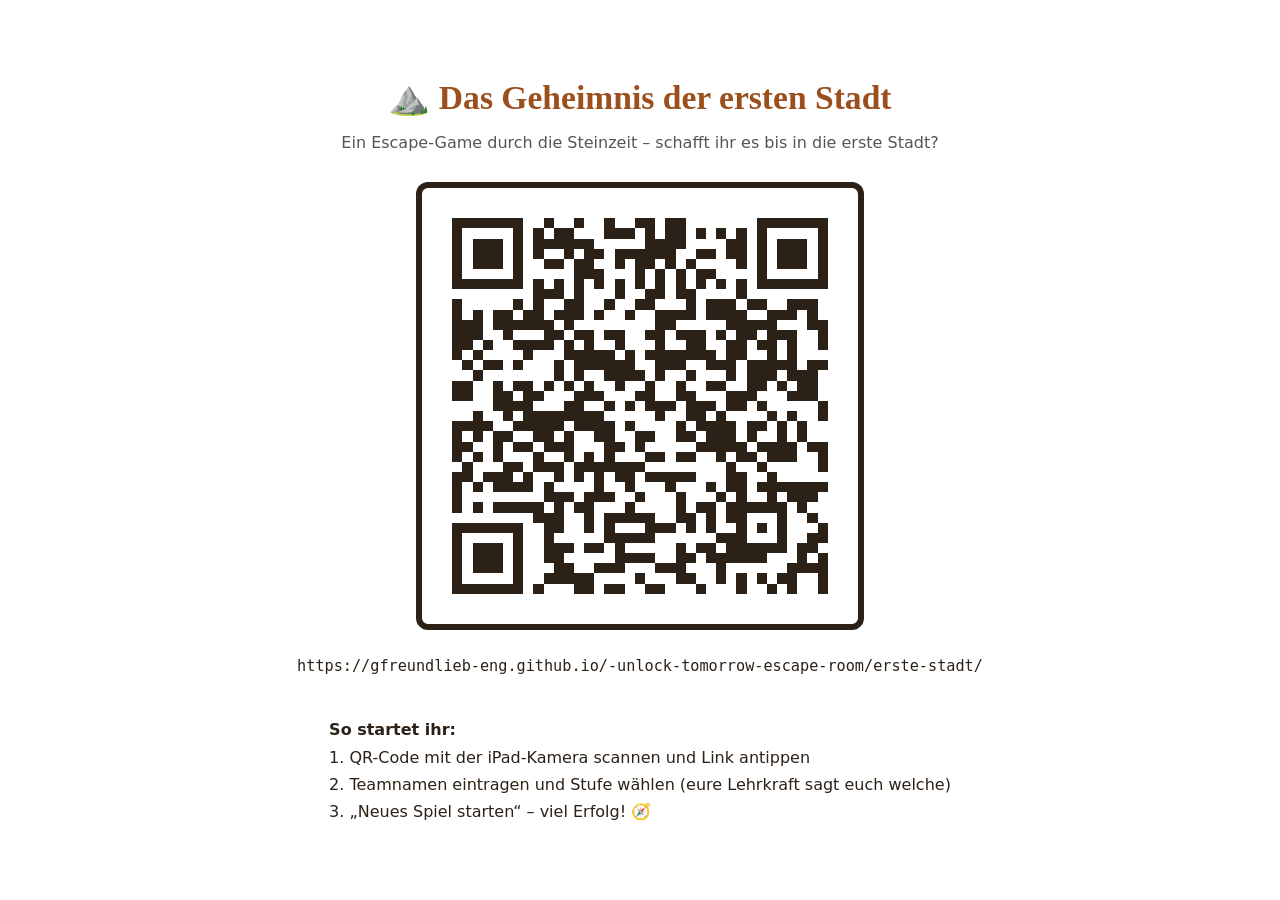
<file: erste-stadt/aushang.html>
<!doctype html>
<html lang="de"><head><meta charset="utf-8"><meta name="viewport" content="width=device-width, initial-scale=1">
<title>Aushang – Das Geheimnis der ersten Stadt</title>
<style>
  body { font-family: system-ui, sans-serif; color:#2c2116; background:#fff; margin:0; display:grid; place-items:center; min-height:100vh; }
  .sheet { width: 19cm; max-width: 94vw; text-align:center; padding: 1.2cm 16px; }
  h1 { font-family: Georgia, serif; color:#9a4f1c; font-size: 2.1rem; margin:.2rem 0; }
  .sub { color:#555; margin-bottom: .8cm; }
  img { width: 11cm; max-width: 80vw; image-rendering: pixelated; border: 6px solid #2c2116; border-radius: 12px; padding: 10px; }
  .url { font-family: ui-monospace, Menlo, monospace; font-size: .95rem; margin-top:.6cm; word-break: break-all; }
  .steps { text-align:left; display:inline-block; margin-top:.7cm; line-height:1.7; }
  @media print { .sheet { width:auto } }
</style></head><body><div class="sheet">
  <h1>⛰️ Das Geheimnis der ersten Stadt</h1>
  <p class="sub">Ein Escape-Game durch die Steinzeit – schafft ihr es bis in die erste Stadt?</p>
  <img src="[data-uri]" alt="QR-Code zum Spiel">
  <p class="url">https://gfreundlieb-eng.github.io/-unlock-tomorrow-escape-room/erste-stadt/</p>
  <div class="steps"><b>So startet ihr:</b><br>
  1. QR-Code mit der iPad-Kamera scannen und Link antippen<br>
  2. Teamnamen eintragen und Stufe wählen (eure Lehrkraft sagt euch welche)<br>
  3. „Neues Spiel starten“ – viel Erfolg! 🧭</div>
</div></body></html>
</file>
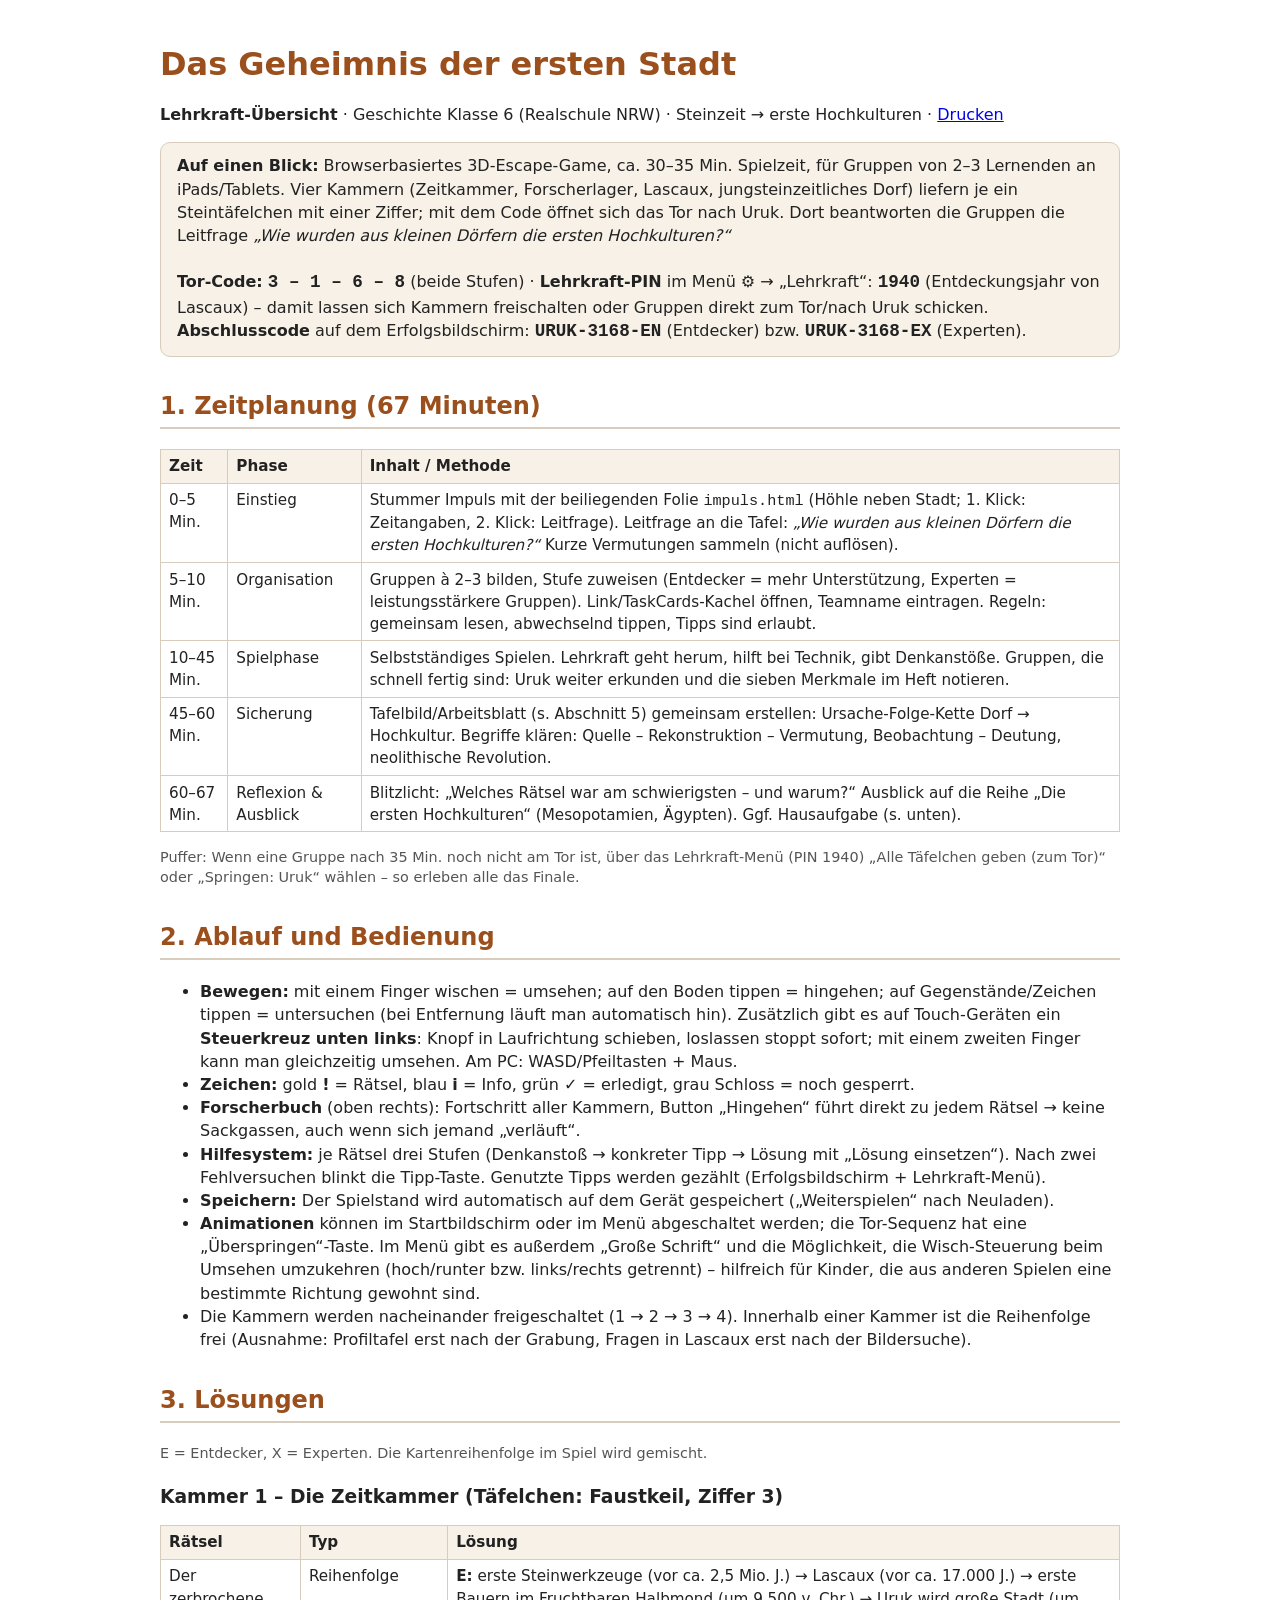
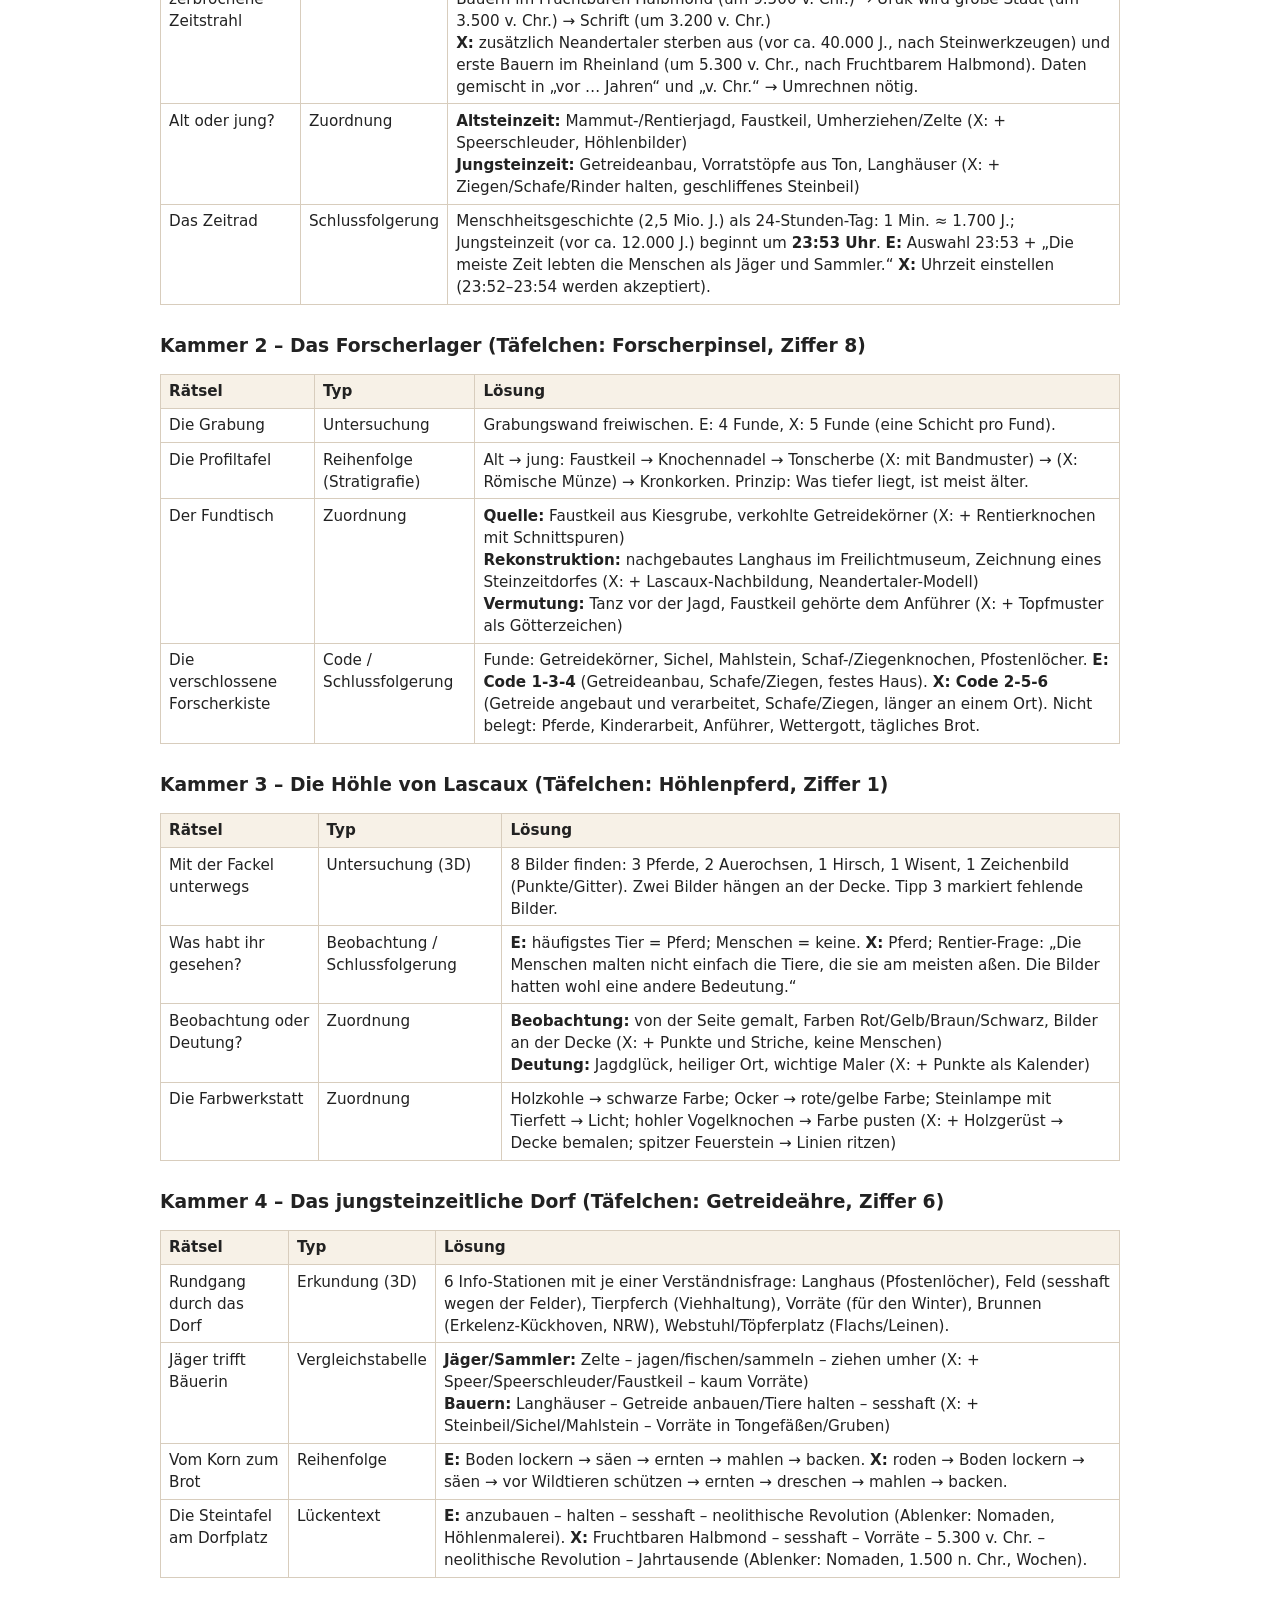
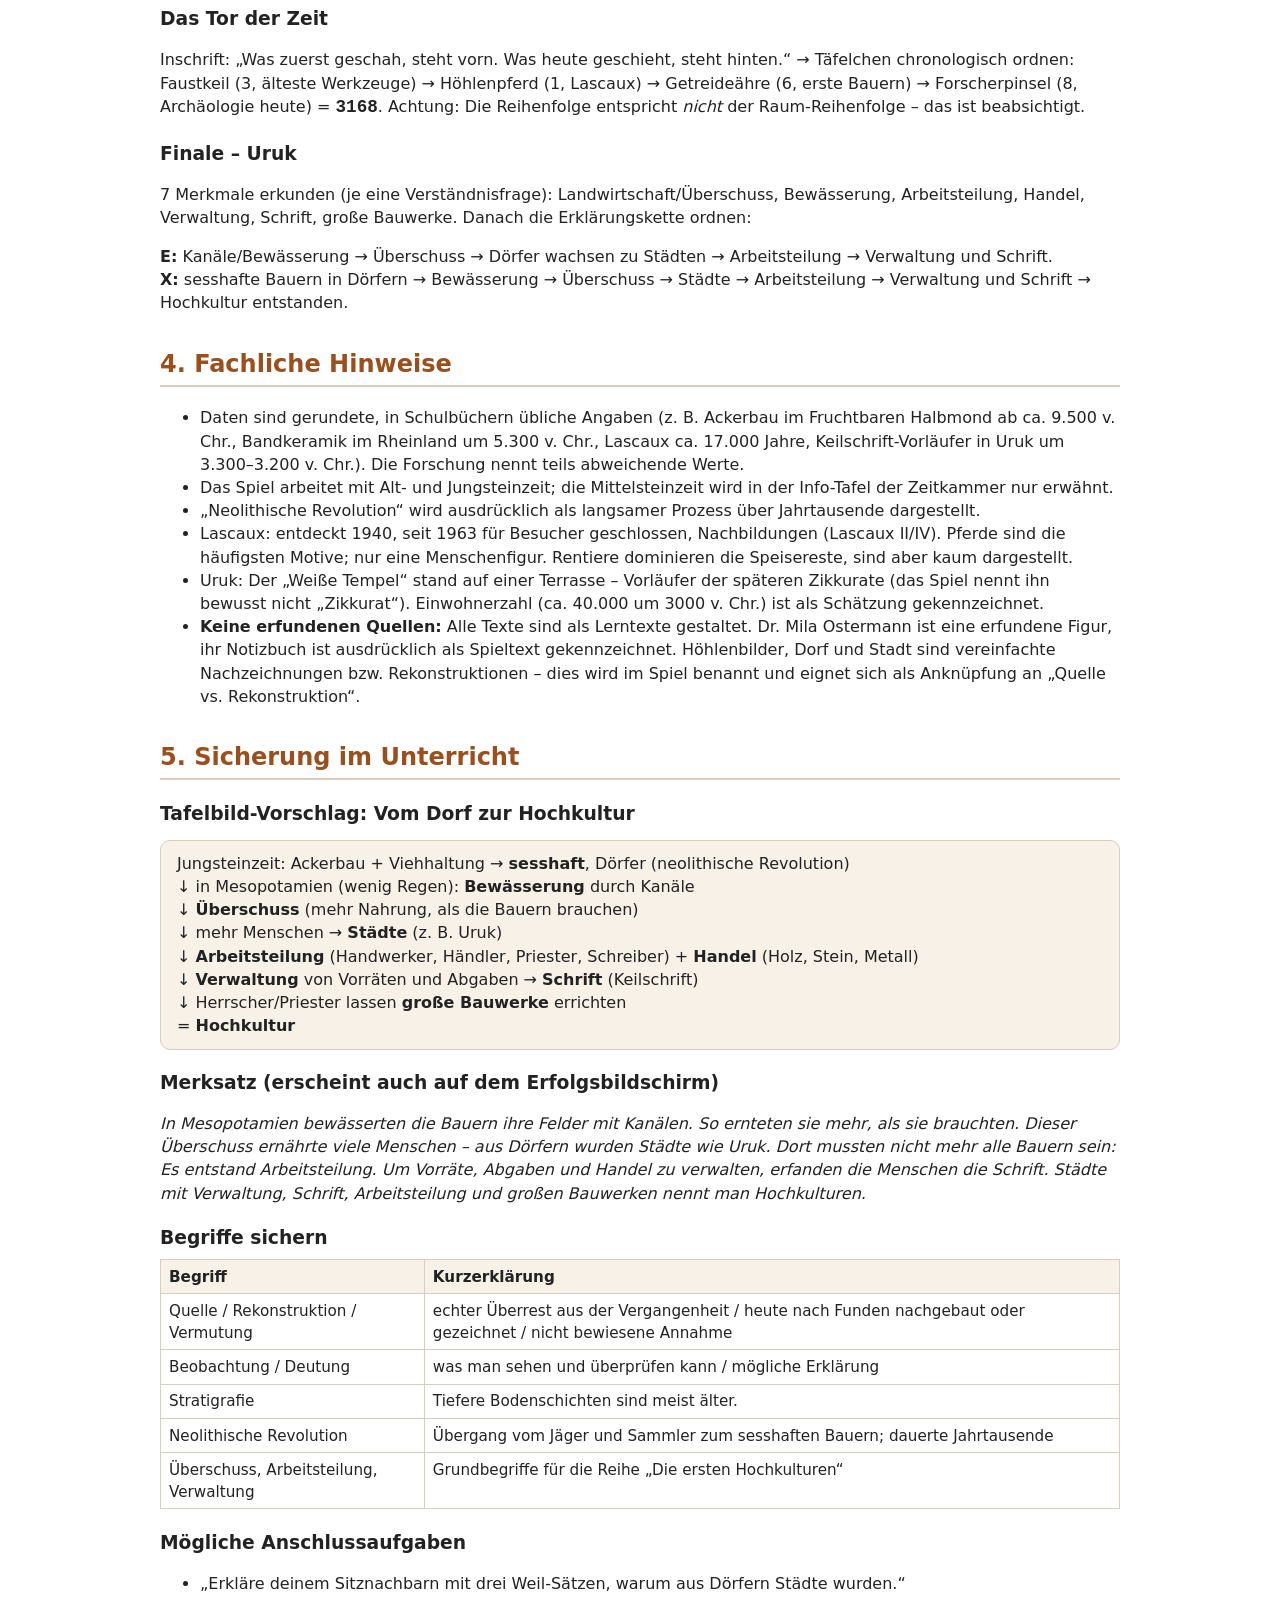
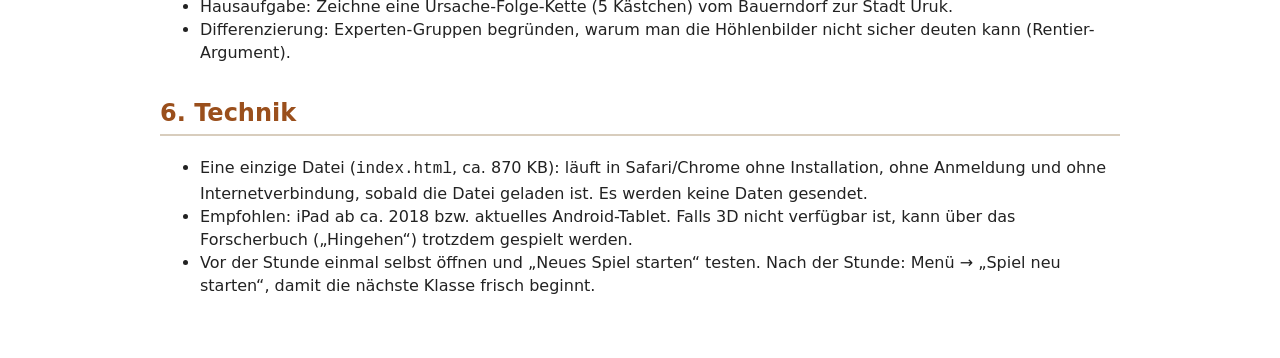
<file: erste-stadt/lehrkraft.html>
<!doctype html>
<html lang="de">
<head>
<meta charset="utf-8">
<meta name="viewport" content="width=device-width, initial-scale=1">
<title>Lehrkraft-Übersicht – Das Geheimnis der ersten Stadt</title>
<style>
  :root { --ink:#222; --muted:#555; --acc:#9a4f1c; --bg:#fff; --line:#d8cdbd; --soft:#f7f1e7; }
  @media (prefers-color-scheme: dark) { :root:not([data-theme="light"]) { --ink:#eee; --muted:#bbb; --acc:#f0a86a; --bg:#1b1713; --line:#4a3f33; --soft:#2a231c; } }
  body { font-family: system-ui, -apple-system, "Segoe UI", sans-serif; color: var(--ink); background: var(--bg); max-width: 960px; margin: 0 auto; padding: 1.2rem 16px 3rem; line-height: 1.45; font-size: 16px; }
  h1 { color: var(--acc); margin-bottom: .2rem; } h2 { color: var(--acc); border-bottom: 2px solid var(--line); padding-bottom: .2rem; margin-top: 2rem; }
  h3 { margin: 1.2rem 0 .4rem; }
  table { border-collapse: collapse; width: 100%; margin: .5rem 0; font-size: .95rem; }
  th, td { border: 1px solid var(--line); padding: .35rem .5rem; vertical-align: top; text-align: left; }
  th { background: var(--soft); }
  .box { background: var(--soft); border: 1px solid var(--line); border-radius: 10px; padding: .7rem 1rem; margin: .8rem 0; }
  .code { font-family: ui-monospace, Menlo, monospace; font-weight: 700; font-size: 1.1em; }
  .small { color: var(--muted); font-size: .9rem; }
  .wrap { overflow-x: auto; }
  @media print { body { font-size: 11pt; max-width: none; } h2 { break-after: avoid; } table { break-inside: auto; } tr { break-inside: avoid; } .noprint { display: none; } }
</style>
</head>
<body>
<h1>Das Geheimnis der ersten Stadt</h1>
<p><b>Lehrkraft-Übersicht</b> · Geschichte Klasse 6 (Realschule NRW) · Steinzeit → erste Hochkulturen · <span class="noprint"><a href="javascript:print()">Drucken</a></span></p>

<div class="box">
  <b>Auf einen Blick:</b> Browserbasiertes 3D-Escape-Game, ca. 30–35 Min. Spielzeit, für Gruppen von 2–3 Lernenden an iPads/Tablets. Vier Kammern (Zeitkammer, Forscherlager, Lascaux, jungsteinzeitliches Dorf) liefern je ein Steintäfelchen mit einer Ziffer; mit dem Code öffnet sich das Tor nach Uruk. Dort beantworten die Gruppen die Leitfrage <i>„Wie wurden aus kleinen Dörfern die ersten Hochkulturen?“</i>
  <br><br>
  <b>Tor-Code:</b> <span class="code">3 – 1 – 6 – 8</span> (beide Stufen) · <b>Lehrkraft-PIN</b> im Menü ⚙️ → „Lehrkraft“: <span class="code">1940</span> (Entdeckungsjahr von Lascaux) – damit lassen sich Kammern freischalten oder Gruppen direkt zum Tor/nach Uruk schicken.
  <br><b>Abschlusscode</b> auf dem Erfolgsbildschirm: <span class="code">URUK-3168-EN</span> (Entdecker) bzw. <span class="code">URUK-3168-EX</span> (Experten).
</div>

<h2>1. Zeitplanung (67 Minuten)</h2>
<table>
<tr><th>Zeit</th><th>Phase</th><th>Inhalt / Methode</th></tr>
<tr><td>0–5 Min.</td><td>Einstieg</td><td>Stummer Impuls mit der beiliegenden Folie <code>impuls.html</code> (Höhle neben Stadt; 1. Klick: Zeitangaben, 2. Klick: Leitfrage). Leitfrage an die Tafel: <i>„Wie wurden aus kleinen Dörfern die ersten Hochkulturen?“</i> Kurze Vermutungen sammeln (nicht auflösen).</td></tr>
<tr><td>5–10 Min.</td><td>Organisation</td><td>Gruppen à 2–3 bilden, Stufe zuweisen (Entdecker = mehr Unterstützung, Experten = leistungsstärkere Gruppen). Link/TaskCards-Kachel öffnen, Teamname eintragen. Regeln: gemeinsam lesen, abwechselnd tippen, Tipps sind erlaubt.</td></tr>
<tr><td>10–45 Min.</td><td>Spielphase</td><td>Selbstständiges Spielen. Lehrkraft geht herum, hilft bei Technik, gibt Denkanstöße. Gruppen, die schnell fertig sind: Uruk weiter erkunden und die sieben Merkmale im Heft notieren.</td></tr>
<tr><td>45–60 Min.</td><td>Sicherung</td><td>Tafelbild/Arbeitsblatt (s. Abschnitt 5) gemeinsam erstellen: Ursache-Folge-Kette Dorf → Hochkultur. Begriffe klären: Quelle – Rekonstruktion – Vermutung, Beobachtung – Deutung, neolithische Revolution.</td></tr>
<tr><td>60–67 Min.</td><td>Reflexion & Ausblick</td><td>Blitzlicht: „Welches Rätsel war am schwierigsten – und warum?“ Ausblick auf die Reihe „Die ersten Hochkulturen“ (Mesopotamien, Ägypten). Ggf. Hausaufgabe (s. unten).</td></tr>
</table>
<p class="small">Puffer: Wenn eine Gruppe nach 35 Min. noch nicht am Tor ist, über das Lehrkraft-Menü (PIN 1940) „Alle Täfelchen geben (zum Tor)“ oder „Springen: Uruk“ wählen – so erleben alle das Finale.</p>

<h2>2. Ablauf und Bedienung</h2>
<ul>
  <li><b>Bewegen:</b> mit einem Finger wischen = umsehen; auf den Boden tippen = hingehen; auf Gegenstände/Zeichen tippen = untersuchen (bei Entfernung läuft man automatisch hin). Zusätzlich gibt es auf Touch-Geräten ein <b>Steuerkreuz unten links</b>: Knopf in Laufrichtung schieben, loslassen stoppt sofort; mit einem zweiten Finger kann man gleichzeitig umsehen. Am PC: WASD/Pfeiltasten + Maus.</li>
  <li><b>Zeichen:</b> gold <b>!</b> = Rätsel, blau <b>i</b> = Info, grün <b>✓</b> = erledigt, grau Schloss = noch gesperrt.</li>
  <li><b>Forscherbuch</b> (oben rechts): Fortschritt aller Kammern, Button „Hingehen“ führt direkt zu jedem Rätsel → keine Sackgassen, auch wenn sich jemand „verläuft“.</li>
  <li><b>Hilfesystem:</b> je Rätsel drei Stufen (Denkanstoß → konkreter Tipp → Lösung mit „Lösung einsetzen“). Nach zwei Fehlversuchen blinkt die Tipp-Taste. Genutzte Tipps werden gezählt (Erfolgsbildschirm + Lehrkraft-Menü).</li>
  <li><b>Speichern:</b> Der Spielstand wird automatisch auf dem Gerät gespeichert („Weiterspielen“ nach Neuladen).</li>
  <li><b>Animationen</b> können im Startbildschirm oder im Menü abgeschaltet werden; die Tor-Sequenz hat eine „Überspringen“-Taste. Im Menü gibt es außerdem „Große Schrift“ und die Möglichkeit, die Wisch-Steuerung beim Umsehen umzukehren (hoch/runter bzw. links/rechts getrennt) – hilfreich für Kinder, die aus anderen Spielen eine bestimmte Richtung gewohnt sind.</li>
  <li>Die Kammern werden nacheinander freigeschaltet (1 → 2 → 3 → 4). Innerhalb einer Kammer ist die Reihenfolge frei (Ausnahme: Profiltafel erst nach der Grabung, Fragen in Lascaux erst nach der Bildersuche).</li>
</ul>

<h2>3. Lösungen</h2>
<p class="small">E = Entdecker, X = Experten. Die Kartenreihenfolge im Spiel wird gemischt.</p>

<h3>Kammer 1 – Die Zeitkammer (Täfelchen: Faustkeil, Ziffer 3)</h3>
<div class="wrap"><table>
<tr><th>Rätsel</th><th>Typ</th><th>Lösung</th></tr>
<tr><td>Der zerbrochene Zeitstrahl</td><td>Reihenfolge</td><td><b>E:</b> erste Steinwerkzeuge (vor ca. 2,5 Mio. J.) → Lascaux (vor ca. 17.000 J.) → erste Bauern im Fruchtbaren Halbmond (um 9.500 v. Chr.) → Uruk wird große Stadt (um 3.500 v. Chr.) → Schrift (um 3.200 v. Chr.)<br><b>X:</b> zusätzlich Neandertaler sterben aus (vor ca. 40.000 J., nach Steinwerkzeugen) und erste Bauern im Rheinland (um 5.300 v. Chr., nach Fruchtbarem Halbmond). Daten gemischt in „vor … Jahren“ und „v. Chr.“ → Umrechnen nötig.</td></tr>
<tr><td>Alt oder jung?</td><td>Zuordnung</td><td><b>Altsteinzeit:</b> Mammut-/Rentierjagd, Faustkeil, Umherziehen/Zelte (X: + Speerschleuder, Höhlenbilder)<br><b>Jungsteinzeit:</b> Getreideanbau, Vorratstöpfe aus Ton, Langhäuser (X: + Ziegen/Schafe/Rinder halten, geschliffenes Steinbeil)</td></tr>
<tr><td>Das Zeitrad</td><td>Schlussfolgerung</td><td>Menschheitsgeschichte (2,5 Mio. J.) als 24-Stunden-Tag: 1 Min. ≈ 1.700 J.; Jungsteinzeit (vor ca. 12.000 J.) beginnt um <b>23:53 Uhr</b>. <b>E:</b> Auswahl 23:53 + „Die meiste Zeit lebten die Menschen als Jäger und Sammler.“ <b>X:</b> Uhrzeit einstellen (23:52–23:54 werden akzeptiert).</td></tr>
</table></div>

<h3>Kammer 2 – Das Forscherlager (Täfelchen: Forscherpinsel, Ziffer 8)</h3>
<div class="wrap"><table>
<tr><th>Rätsel</th><th>Typ</th><th>Lösung</th></tr>
<tr><td>Die Grabung</td><td>Untersuchung</td><td>Grabungswand freiwischen. E: 4 Funde, X: 5 Funde (eine Schicht pro Fund).</td></tr>
<tr><td>Die Profiltafel</td><td>Reihenfolge (Stratigrafie)</td><td>Alt → jung: Faustkeil → Knochennadel → Tonscherbe (X: mit Bandmuster) → (X: Römische Münze) → Kronkorken. Prinzip: Was tiefer liegt, ist meist älter.</td></tr>
<tr><td>Der Fundtisch</td><td>Zuordnung</td><td><b>Quelle:</b> Faustkeil aus Kiesgrube, verkohlte Getreidekörner (X: + Rentierknochen mit Schnittspuren)<br><b>Rekonstruktion:</b> nachgebautes Langhaus im Freilichtmuseum, Zeichnung eines Steinzeitdorfes (X: + Lascaux-Nachbildung, Neandertaler-Modell)<br><b>Vermutung:</b> Tanz vor der Jagd, Faustkeil gehörte dem Anführer (X: + Topfmuster als Götterzeichen)</td></tr>
<tr><td>Die verschlossene Forscherkiste</td><td>Code / Schlussfolgerung</td><td>Funde: Getreidekörner, Sichel, Mahlstein, Schaf-/Ziegenknochen, Pfostenlöcher. <b>E: Code 1-3-4</b> (Getreideanbau, Schafe/Ziegen, festes Haus). <b>X: Code 2-5-6</b> (Getreide angebaut und verarbeitet, Schafe/Ziegen, länger an einem Ort). Nicht belegt: Pferde, Kinderarbeit, Anführer, Wettergott, tägliches Brot.</td></tr>
</table></div>

<h3>Kammer 3 – Die Höhle von Lascaux (Täfelchen: Höhlenpferd, Ziffer 1)</h3>
<div class="wrap"><table>
<tr><th>Rätsel</th><th>Typ</th><th>Lösung</th></tr>
<tr><td>Mit der Fackel unterwegs</td><td>Untersuchung (3D)</td><td>8 Bilder finden: 3 Pferde, 2 Auerochsen, 1 Hirsch, 1 Wisent, 1 Zeichenbild (Punkte/Gitter). Zwei Bilder hängen an der Decke. Tipp 3 markiert fehlende Bilder.</td></tr>
<tr><td>Was habt ihr gesehen?</td><td>Beobachtung / Schlussfolgerung</td><td><b>E:</b> häufigstes Tier = Pferd; Menschen = keine. <b>X:</b> Pferd; Rentier-Frage: „Die Menschen malten nicht einfach die Tiere, die sie am meisten aßen. Die Bilder hatten wohl eine andere Bedeutung.“</td></tr>
<tr><td>Beobachtung oder Deutung?</td><td>Zuordnung</td><td><b>Beobachtung:</b> von der Seite gemalt, Farben Rot/Gelb/Braun/Schwarz, Bilder an der Decke (X: + Punkte und Striche, keine Menschen)<br><b>Deutung:</b> Jagdglück, heiliger Ort, wichtige Maler (X: + Punkte als Kalender)</td></tr>
<tr><td>Die Farbwerkstatt</td><td>Zuordnung</td><td>Holzkohle → schwarze Farbe; Ocker → rote/gelbe Farbe; Steinlampe mit Tierfett → Licht; hohler Vogelknochen → Farbe pusten (X: + Holzgerüst → Decke bemalen; spitzer Feuerstein → Linien ritzen)</td></tr>
</table></div>

<h3>Kammer 4 – Das jungsteinzeitliche Dorf (Täfelchen: Getreideähre, Ziffer 6)</h3>
<div class="wrap"><table>
<tr><th>Rätsel</th><th>Typ</th><th>Lösung</th></tr>
<tr><td>Rundgang durch das Dorf</td><td>Erkundung (3D)</td><td>6 Info-Stationen mit je einer Verständnisfrage: Langhaus (Pfostenlöcher), Feld (sesshaft wegen der Felder), Tierpferch (Viehhaltung), Vorräte (für den Winter), Brunnen (Erkelenz-Kückhoven, NRW), Webstuhl/Töpferplatz (Flachs/Leinen).</td></tr>
<tr><td>Jäger trifft Bäuerin</td><td>Vergleichstabelle</td><td><b>Jäger/Sammler:</b> Zelte – jagen/fischen/sammeln – ziehen umher (X: + Speer/Speerschleuder/Faustkeil – kaum Vorräte)<br><b>Bauern:</b> Langhäuser – Getreide anbauen/Tiere halten – sesshaft (X: + Steinbeil/Sichel/Mahlstein – Vorräte in Tongefäßen/Gruben)</td></tr>
<tr><td>Vom Korn zum Brot</td><td>Reihenfolge</td><td><b>E:</b> Boden lockern → säen → ernten → mahlen → backen. <b>X:</b> roden → Boden lockern → säen → vor Wildtieren schützen → ernten → dreschen → mahlen → backen.</td></tr>
<tr><td>Die Steintafel am Dorfplatz</td><td>Lückentext</td><td><b>E:</b> anzubauen – halten – sesshaft – neolithische Revolution (Ablenker: Nomaden, Höhlenmalerei). <b>X:</b> Fruchtbaren Halbmond – sesshaft – Vorräte – 5.300 v. Chr. – neolithische Revolution – Jahrtausende (Ablenker: Nomaden, 1.500 n. Chr., Wochen).</td></tr>
</table></div>

<h3>Das Tor der Zeit</h3>
<p>Inschrift: „Was zuerst geschah, steht vorn. Was heute geschieht, steht hinten.“ → Täfelchen chronologisch ordnen: Faustkeil (3, älteste Werkzeuge) → Höhlenpferd (1, Lascaux) → Getreideähre (6, erste Bauern) → Forscherpinsel (8, Archäologie heute) = <span class="code">3168</span>. Achtung: Die Reihenfolge entspricht <i>nicht</i> der Raum-Reihenfolge – das ist beabsichtigt.</p>

<h3>Finale – Uruk</h3>
<p>7 Merkmale erkunden (je eine Verständnisfrage): Landwirtschaft/Überschuss, Bewässerung, Arbeitsteilung, Handel, Verwaltung, Schrift, große Bauwerke. Danach die Erklärungskette ordnen:</p>
<p><b>E:</b> Kanäle/Bewässerung → Überschuss → Dörfer wachsen zu Städten → Arbeitsteilung → Verwaltung und Schrift.<br>
<b>X:</b> sesshafte Bauern in Dörfern → Bewässerung → Überschuss → Städte → Arbeitsteilung → Verwaltung und Schrift → Hochkultur entstanden.</p>

<h2>4. Fachliche Hinweise</h2>
<ul>
  <li>Daten sind gerundete, in Schulbüchern übliche Angaben (z. B. Ackerbau im Fruchtbaren Halbmond ab ca. 9.500 v. Chr., Bandkeramik im Rheinland um 5.300 v. Chr., Lascaux ca. 17.000 Jahre, Keilschrift-Vorläufer in Uruk um 3.300–3.200 v. Chr.). Die Forschung nennt teils abweichende Werte.</li>
  <li>Das Spiel arbeitet mit Alt- und Jungsteinzeit; die Mittelsteinzeit wird in der Info-Tafel der Zeitkammer nur erwähnt.</li>
  <li>„Neolithische Revolution“ wird ausdrücklich als langsamer Prozess über Jahrtausende dargestellt.</li>
  <li>Lascaux: entdeckt 1940, seit 1963 für Besucher geschlossen, Nachbildungen (Lascaux II/IV). Pferde sind die häufigsten Motive; nur eine Menschenfigur. Rentiere dominieren die Speisereste, sind aber kaum dargestellt.</li>
  <li>Uruk: Der „Weiße Tempel“ stand auf einer Terrasse – Vorläufer der späteren Zikkurate (das Spiel nennt ihn bewusst nicht „Zikkurat“). Einwohnerzahl (ca. 40.000 um 3000 v. Chr.) ist als Schätzung gekennzeichnet.</li>
  <li><b>Keine erfundenen Quellen:</b> Alle Texte sind als Lerntexte gestaltet. Dr. Mila Ostermann ist eine erfundene Figur, ihr Notizbuch ist ausdrücklich als Spieltext gekennzeichnet. Höhlenbilder, Dorf und Stadt sind vereinfachte Nachzeichnungen bzw. Rekonstruktionen – dies wird im Spiel benannt und eignet sich als Anknüpfung an „Quelle vs. Rekonstruktion“.</li>
</ul>

<h2>5. Sicherung im Unterricht</h2>
<h3>Tafelbild-Vorschlag: Vom Dorf zur Hochkultur</h3>
<div class="box">
Jungsteinzeit: Ackerbau + Viehhaltung → <b>sesshaft</b>, Dörfer (neolithische Revolution)<br>
↓ in Mesopotamien (wenig Regen): <b>Bewässerung</b> durch Kanäle<br>
↓ <b>Überschuss</b> (mehr Nahrung, als die Bauern brauchen)<br>
↓ mehr Menschen → <b>Städte</b> (z. B. Uruk)<br>
↓ <b>Arbeitsteilung</b> (Handwerker, Händler, Priester, Schreiber) + <b>Handel</b> (Holz, Stein, Metall)<br>
↓ <b>Verwaltung</b> von Vorräten und Abgaben → <b>Schrift</b> (Keilschrift)<br>
↓ Herrscher/Priester lassen <b>große Bauwerke</b> errichten<br>
= <b>Hochkultur</b>
</div>
<h3>Merksatz (erscheint auch auf dem Erfolgsbildschirm)</h3>
<p><i>In Mesopotamien bewässerten die Bauern ihre Felder mit Kanälen. So ernteten sie mehr, als sie brauchten. Dieser Überschuss ernährte viele Menschen – aus Dörfern wurden Städte wie Uruk. Dort mussten nicht mehr alle Bauern sein: Es entstand Arbeitsteilung. Um Vorräte, Abgaben und Handel zu verwalten, erfanden die Menschen die Schrift. Städte mit Verwaltung, Schrift, Arbeitsteilung und großen Bauwerken nennt man Hochkulturen.</i></p>
<h3>Begriffe sichern</h3>
<table>
<tr><th>Begriff</th><th>Kurzerklärung</th></tr>
<tr><td>Quelle / Rekonstruktion / Vermutung</td><td>echter Überrest aus der Vergangenheit / heute nach Funden nachgebaut oder gezeichnet / nicht bewiesene Annahme</td></tr>
<tr><td>Beobachtung / Deutung</td><td>was man sehen und überprüfen kann / mögliche Erklärung</td></tr>
<tr><td>Stratigrafie</td><td>Tiefere Bodenschichten sind meist älter.</td></tr>
<tr><td>Neolithische Revolution</td><td>Übergang vom Jäger und Sammler zum sesshaften Bauern; dauerte Jahrtausende</td></tr>
<tr><td>Überschuss, Arbeitsteilung, Verwaltung</td><td>Grundbegriffe für die Reihe „Die ersten Hochkulturen“</td></tr>
</table>
<h3>Mögliche Anschlussaufgaben</h3>
<ul>
  <li>„Erkläre deinem Sitznachbarn mit drei Weil-Sätzen, warum aus Dörfern Städte wurden.“</li>
  <li>Hausaufgabe: Zeichne eine Ursache-Folge-Kette (5 Kästchen) vom Bauerndorf zur Stadt Uruk.</li>
  <li>Differenzierung: Experten-Gruppen begründen, warum man die Höhlenbilder nicht sicher deuten kann (Rentier-Argument).</li>
</ul>

<h2>6. Technik</h2>
<ul>
  <li>Eine einzige Datei (<code>index.html</code>, ca. 870 KB): läuft in Safari/Chrome ohne Installation, ohne Anmeldung und ohne Internetverbindung, sobald die Datei geladen ist. Es werden keine Daten gesendet.</li>
  <li>Empfohlen: iPad ab ca. 2018 bzw. aktuelles Android-Tablet. Falls 3D nicht verfügbar ist, kann über das Forscherbuch („Hingehen“) trotzdem gespielt werden.</li>
  <li>Vor der Stunde einmal selbst öffnen und „Neues Spiel starten“ testen. Nach der Stunde: Menü → „Spiel neu starten“, damit die nächste Klasse frisch beginnt.</li>
</ul>
</body>
</html>
</file>
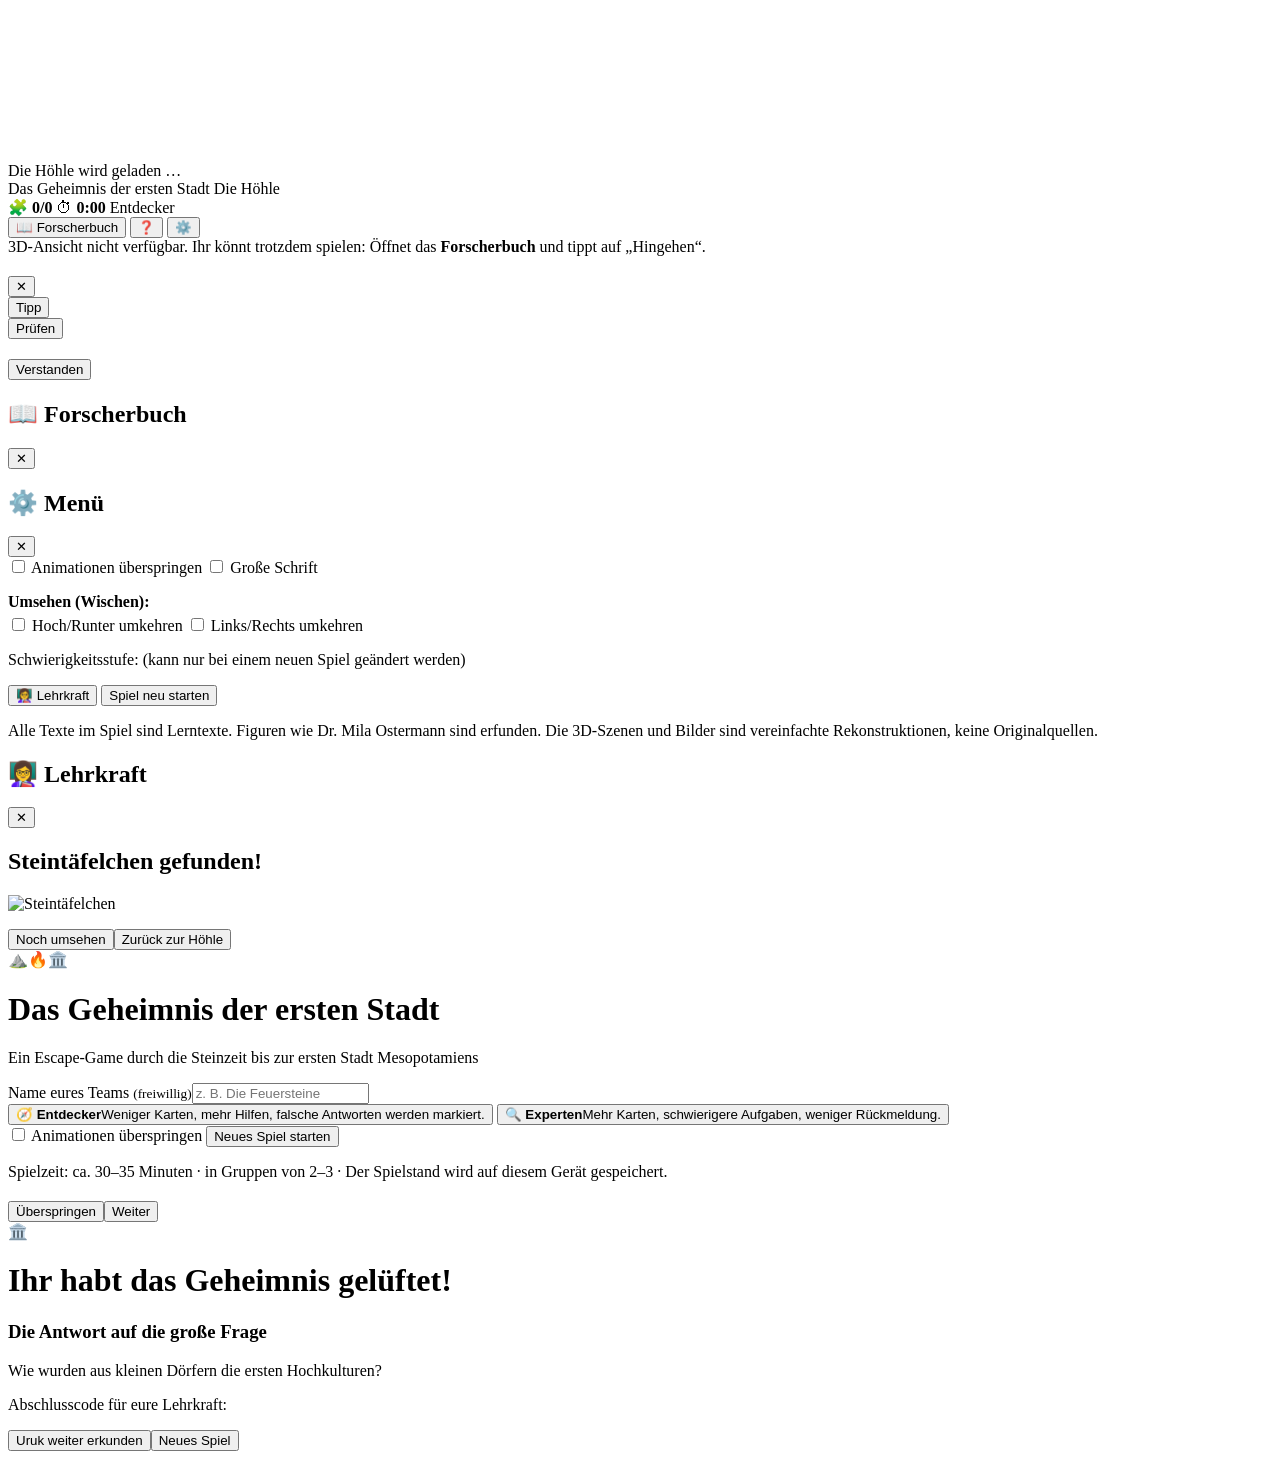
<file: erste-stadt/src/shell.html>
<!doctype html>
<html lang="de">
<head>
<meta charset="utf-8">
<meta name="viewport" content="width=device-width, initial-scale=1, viewport-fit=cover">
<meta http-equiv="Content-Security-Policy" content="default-src 'none'; img-src data: blob:; style-src 'unsafe-inline'; script-src 'unsafe-inline'">
<meta name="theme-color" content="#17120e">
<meta name="apple-mobile-web-app-capable" content="yes">
<title>Das Geheimnis der ersten Stadt</title>
<style>
/*CSS*/
</style>
</head>
<body>
<canvas id="world" aria-label="3D-Spielwelt" tabindex="-1"></canvas>
<div id="fade"></div>
<div id="loading">Die Höhle wird geladen …</div>

<!-- HUD -->
<header id="hud">
  <div class="hud-left">
    <span class="brand">Das Geheimnis der ersten Stadt</span>
    <span class="pill" id="where">Die Höhle</span>
  </div>
  <div class="hud-mid">
    <div id="tabs" aria-label="Gefundene Steintäfelchen"></div>
    <span class="pill" title="Gelöste Rätsel">🧩 <b id="prog">0/0</b></span>
    <span class="pill" title="Spielzeit">⏱ <b id="timer">0:00</b></span>
    <span class="pill lvl" id="lvl">Entdecker</span>
  </div>
  <div class="hud-right">
    <button class="hbtn" id="btn-journal" type="button">📖 <span>Forscherbuch</span></button>
    <button class="hbtn" id="btn-help" type="button" aria-label="Steuerung">❓</button>
    <button class="hbtn" id="btn-menu" type="button" aria-label="Menü">⚙️</button>
  </div>
</header>
<div id="status" hidden></div>
<button id="btn-home" class="hbtn floating" type="button" hidden>↩ Zur Höhle</button>
<button id="skip" class="hbtn floating-r" type="button" hidden>Überspringen ⏭</button>
<div id="stick" aria-hidden="true"><div class="knob"></div></div>
<div id="toasts" aria-live="polite"></div>
<div id="nogl-note">3D-Ansicht nicht verfügbar. Ihr könnt trotzdem spielen: Öffnet das <b>Forscherbuch</b> und tippt auf „Hingehen“.</div>

<!-- Rätsel-Panel -->
<div id="panel" class="hidden" role="dialog" aria-modal="true" aria-labelledby="p-title">
  <div class="panel-card">
    <header class="p-head">
      <span id="p-kind" class="kind"></span>
      <h2 id="p-title"></h2>
      <button id="p-close" class="xbtn" type="button" aria-label="Schließen">✕</button>
    </header>
    <div id="p-body"></div>
    <div id="p-hints"></div>
    <footer class="p-foot">
      <button id="p-tip" class="btn tip" type="button">Tipp</button>
      <div id="p-feedback" aria-live="polite"></div>
      <button id="p-check" class="btn primary" type="button">Prüfen</button>
      <button id="p-next" class="btn primary" type="button" hidden>Weiter</button>
    </footer>
  </div>
</div>

<!-- Info -->
<div id="info" class="overlay hidden" role="dialog" aria-modal="true" aria-labelledby="i-title">
  <div class="card-box">
    <h2 id="i-title"></h2>
    <div id="i-body"></div>
    <div class="row-end"><button id="i-close" class="btn primary" type="button">Verstanden</button></div>
  </div>
</div>

<!-- Forscherbuch -->
<div id="journal" class="overlay hidden side" role="dialog" aria-modal="true" aria-label="Forscherbuch">
  <div class="card-box journal">
    <div class="row-between"><h2>📖 Forscherbuch</h2><button id="j-close" class="xbtn" type="button" aria-label="Schließen">✕</button></div>
    <div id="j-body"></div>
  </div>
</div>

<!-- Menü -->
<div id="menu" class="overlay hidden" role="dialog" aria-modal="true" aria-label="Menü">
  <div class="card-box">
    <div class="row-between"><h2>⚙️ Menü</h2><button id="m-close" class="xbtn" type="button" aria-label="Schließen">✕</button></div>
    <label class="toggle"><input type="checkbox" id="m-skip"> Animationen überspringen</label>
    <label class="toggle"><input type="checkbox" id="m-big"> Große Schrift</label>
    <p class="small" style="margin-bottom:.2rem"><b>Umsehen (Wischen):</b></p>
    <label class="toggle"><input type="checkbox" id="m-invy"> Hoch/Runter umkehren</label>
    <label class="toggle"><input type="checkbox" id="m-invx"> Links/Rechts umkehren</label>
    <p class="small">Schwierigkeitsstufe: <b id="m-level"></b> (kann nur bei einem neuen Spiel geändert werden)</p>
    <div class="menu-btns">
      <button id="m-teacher" class="btn" type="button">👩‍🏫 Lehrkraft</button>
      <button id="m-restart" class="btn danger" type="button">Spiel neu starten</button>
    </div>
    <p class="small">Alle Texte im Spiel sind Lerntexte. Figuren wie Dr. Mila Ostermann sind erfunden. Die 3D-Szenen und Bilder sind vereinfachte Rekonstruktionen, keine Originalquellen.</p>
  </div>
</div>

<div id="teacher" class="overlay hidden" role="dialog" aria-modal="true" aria-label="Lehrkraft">
  <div class="card-box">
    <div class="row-between"><h2>👩‍🏫 Lehrkraft</h2><button id="t-close" class="xbtn" type="button" aria-label="Schließen">✕</button></div>
    <div id="t-body" class="menu-btns col"></div>
  </div>
</div>

<!-- Belohnung -->
<div id="reward" class="overlay hidden" role="dialog" aria-modal="true" aria-label="Steintäfelchen gefunden">
  <div class="card-box center">
    <h2>Steintäfelchen gefunden!</h2>
    <img id="rw-img" alt="Steintäfelchen" class="rw-img">
    <p id="rw-text"></p>
    <p id="rw-next" class="small"></p>
    <div class="row-center"><button id="rw-stay" class="btn" type="button">Noch umsehen</button><button id="rw-home" class="btn primary" type="button">Zurück zur Höhle</button></div>
  </div>
</div>

<!-- Start -->
<div id="start" class="overlay hidden full">
  <div class="start-box">
    <div class="start-art" aria-hidden="true"><span>⛰️</span><span>🔥</span><span>🏛️</span></div>
    <h1>Das Geheimnis der ersten Stadt</h1>
    <p class="lead">Ein Escape-Game durch die Steinzeit bis zur ersten Stadt Mesopotamiens</p>
    <button id="s-continue" class="btn primary big" type="button" hidden>▶ Weiterspielen <span></span></button>
    <label class="field">Name eures Teams <small>(freiwillig)</small><input id="s-team" type="text" maxlength="40" placeholder="z. B. Die Feuersteine" autocomplete="off"></label>
    <div class="levels" role="group" aria-label="Schwierigkeitsstufe">
      <button class="lvl-btn" data-level="entdecker" aria-pressed="true" type="button"><b>🧭 Entdecker</b><span>Weniger Karten, mehr Hilfen, falsche Antworten werden markiert.</span></button>
      <button class="lvl-btn" data-level="experten" aria-pressed="false" type="button"><b>🔍 Experten</b><span>Mehr Karten, schwierigere Aufgaben, weniger Rückmeldung.</span></button>
    </div>
    <label class="toggle"><input type="checkbox" id="s-skip"> Animationen überspringen</label>
    <button id="s-start" class="btn primary big" type="button">Neues Spiel starten</button>
    <p class="small">Spielzeit: ca. 30–35 Minuten · in Gruppen von 2–3 · Der Spielstand wird auf diesem Gerät gespeichert.</p>
  </div>
</div>

<!-- Geschichte -->
<div id="story" class="overlay hidden full">
  <div class="story-box">
    <h2 id="st-title"></h2>
    <p id="st-text" class="in"></p>
    <div id="st-dots"></div>
    <div class="row-center"><button id="st-skip" class="btn" type="button">Überspringen</button><button id="st-next" class="btn primary" type="button">Weiter</button></div>
  </div>
</div>

<!-- Finale -->
<div id="final" class="overlay hidden full">
  <div class="final-box">
    <div class="final-ic" aria-hidden="true">🏛️</div>
    <h1>Ihr habt das Geheimnis gelüftet!</h1>
    <p id="f-team" class="lead"></p>
    <div id="f-stats"></div>
    <h3>Die Antwort auf die große Frage</h3>
    <p class="q-big">Wie wurden aus kleinen Dörfern die ersten Hochkulturen?</p>
    <div class="note"><p id="f-merk"></p></div>
    <p id="f-aus"></p>
    <p class="small">Abschlusscode für eure Lehrkraft: <b id="f-code"></b></p>
    <div class="row-center"><button id="f-stay" class="btn" type="button">Uruk weiter erkunden</button><button id="f-new" class="btn primary" type="button">Neues Spiel</button></div>
  </div>
</div>

<script>
/*JS*/
</script>
</body>
</html>
</file>
